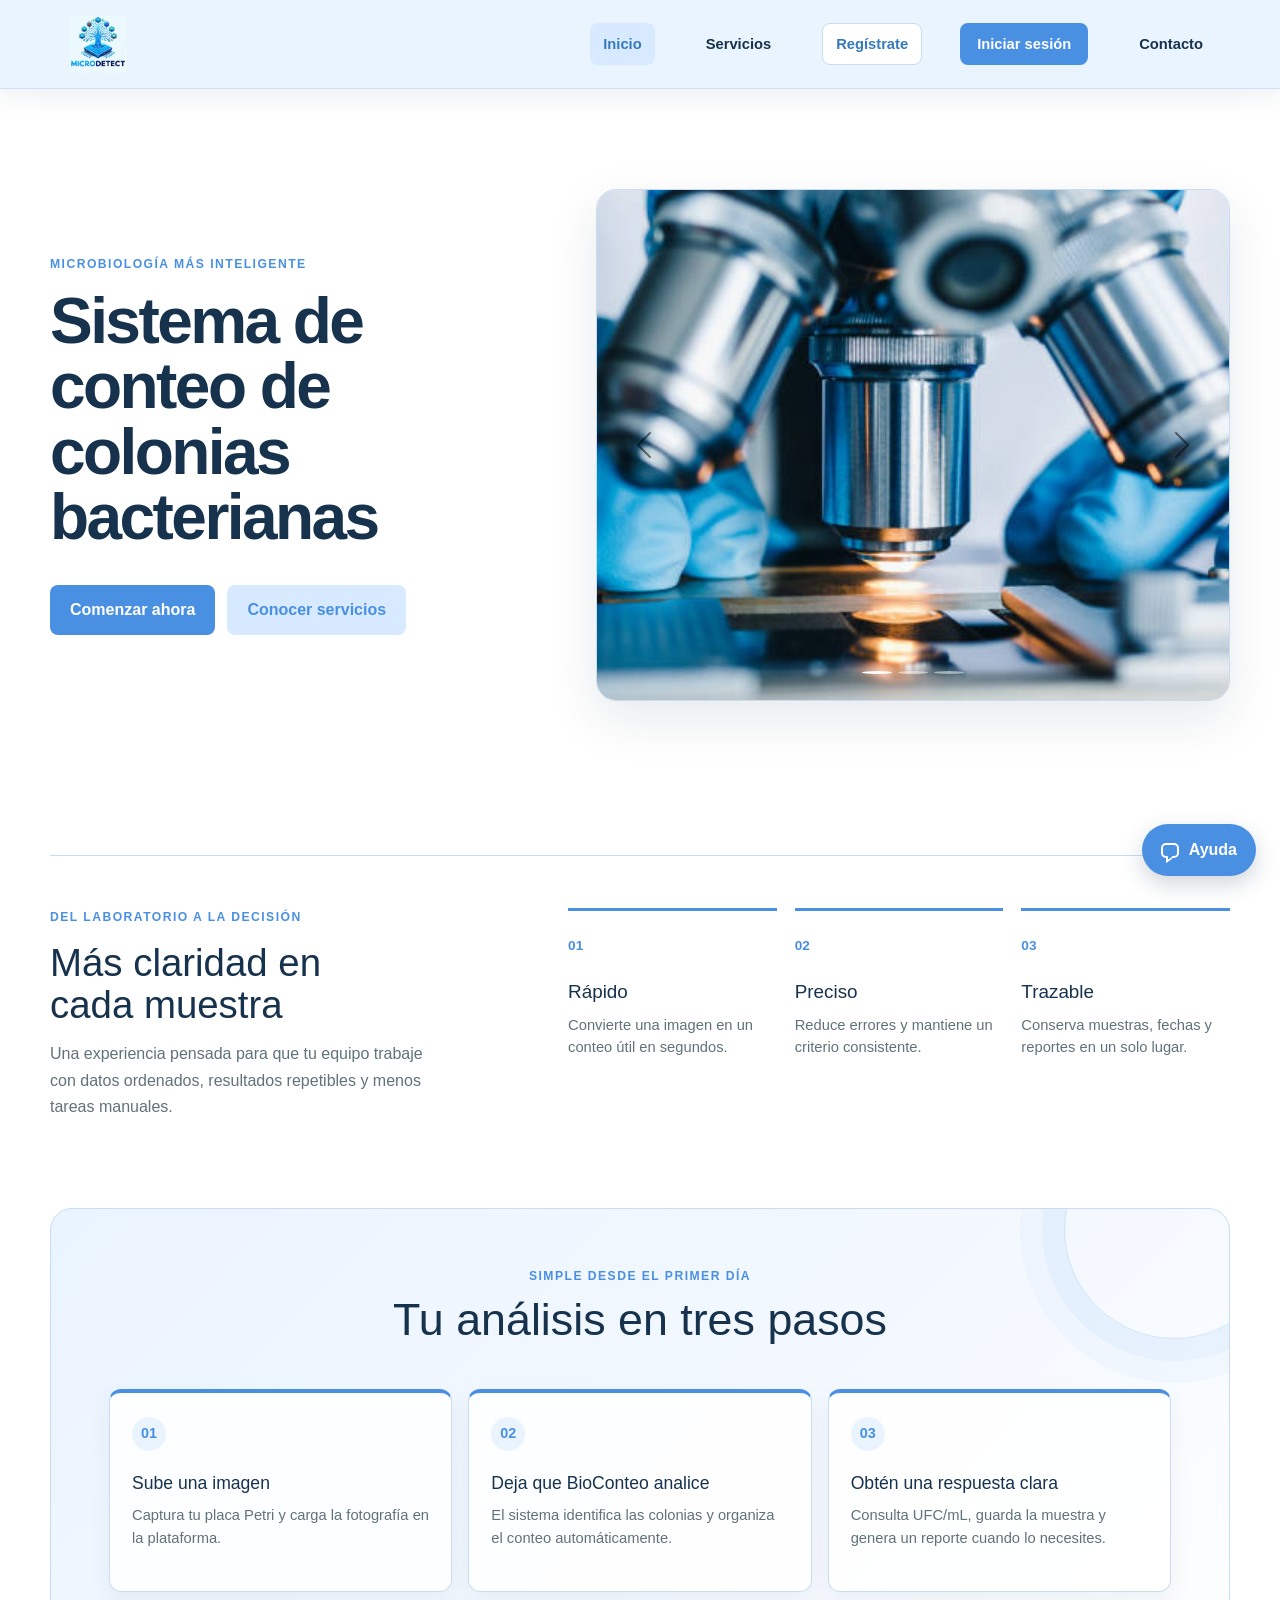
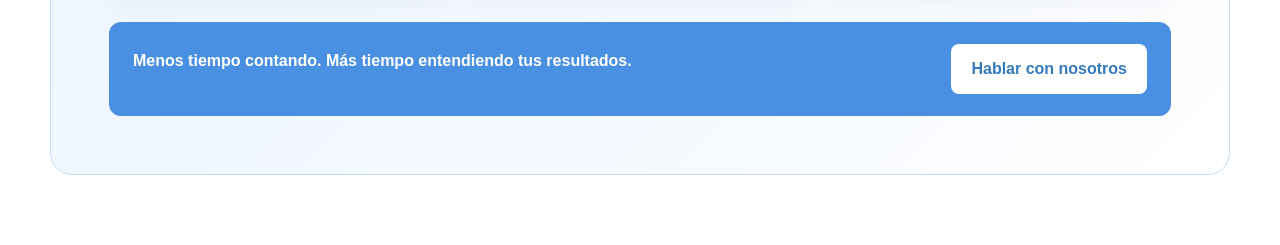
<file: index.html>
﻿<!DOCTYPE html>
<html lang="es">
<head>
    <meta charset="UTF-8" />
    <meta name="viewport" content="width=device-width, initial-scale=1.0" />
    <title>Inicio</title>
    <link rel="stylesheet" href="css/styles.css">
    <script src="navbar.js" defer></script>
    <script src="chatbot.js" defer></script>
    <!-- Bootstrap 5 CSS -->
    <link href="https://cdn.jsdelivr.net/npm/bootstrap@5.3.2/dist/css/bootstrap.min.css" rel="stylesheet">

</head>
<body>
<div id="app">
    <div data-navbar></div>

    <section class="contenedor home-hero">
        <div class="hero-copy">
            <p class="eyebrow">MICROBIOLOGÍA MÁS INTELIGENTE</p>
            <h1 class="titulo">Sistema de conteo de colonias bacterianas</h1>
            <p class="hero-description"></p>
            <div class="hero-actions">
                <a class="hero-button hero-button-primary" href="registro.html">Comenzar ahora</a>
                <a class="hero-button hero-button-secondary" href="servicios.html">Conocer servicios</a>
            </div>
        </div>
 

    <!-- CARRUSEL -->
<div id="bioCarousel" class="carousel slide custom-carousel" data-bs-ride="carousel">

    <!-- Indicadores -->
    <div class="carousel-indicators">
        <button type="button" data-bs-target="#bioCarousel" data-bs-slide-to="0" class="active"></button>
        <button type="button" data-bs-target="#bioCarousel" data-bs-slide-to="1"></button>
        <button type="button" data-bs-target="#bioCarousel" data-bs-slide-to="2"></button>
    </div>

    <!-- Slides -->
    <div class="carousel-inner">
        <div class="carousel-item active">
            <img src="img/ima.jpg" class="d-block w-100" alt="Placa Petri analizada en laboratorio">

        </div>

        <div class="carousel-item">
            <img src="img/ima1.jpg" class="d-block w-100" alt="Análisis microbiológico de una muestra">
        </div>

        <div class="carousel-item">
            <img src="img/ima2.jpg" class="d-block w-100" alt="Registro de resultados de laboratorio">
        </div>
    </div>

    <!-- Controles -->
    <button class="carousel-control-prev" type="button" data-bs-target="#bioCarousel" data-bs-slide="prev">
        <span class="carousel-control-prev-icon"></span>
    </button>

    <button class="carousel-control-next" type="button" data-bs-target="#bioCarousel" data-bs-slide="next">
        <span class="carousel-control-next-icon"></span>
    </button>
</div>
</section>

<div class="home-sections">
<section class="impact-section" aria-label="Beneficios de BioConteo">
    <div class="impact-intro">
        <p class="eyebrow">DEL LABORATORIO A LA DECISIÓN</p>
        <h2>Más claridad en cada muestra</h2>
        <p>Una experiencia pensada para que tu equipo trabaje con datos ordenados, resultados repetibles y menos tareas manuales.</p>
    </div>
    <div class="impact-list">
        <article class="impact-item">
            <strong>01</strong>
            <h3>Rápido</h3>
            <p>Convierte una imagen en un conteo útil en segundos.</p>
        </article>
        <article class="impact-item">
            <strong>02</strong>
            <h3>Preciso</h3>
            <p>Reduce errores y mantiene un criterio consistente.</p>
        </article>
        <article class="impact-item">
            <strong>03</strong>
            <h3>Trazable</h3>
            <p>Conserva muestras, fechas y reportes en un solo lugar.</p>
        </article>
    </div>
</section>

<section class="process-section" aria-label="Cómo funciona BioConteo">
    <div class="process-heading">
        <p class="eyebrow">SIMPLE DESDE EL PRIMER DÍA</p>
        <h2>Tu análisis en tres pasos</h2>
    </div>
    <div class="process-grid">
        <article class="process-step">
            <span class="process-number">01</span>
            <div>
                <h3>Sube una imagen</h3>
                <p>Captura tu placa Petri y carga la fotografía en la plataforma.</p>
            </div>
        </article>
        <article class="process-step">
            <span class="process-number">02</span>
            <div>
                <h3>Deja que BioConteo analice</h3>
                <p>El sistema identifica las colonias y organiza el conteo automáticamente.</p>
            </div>
        </article>
        <article class="process-step">
            <span class="process-number">03</span>
            <div>
                <h3>Obtén una respuesta clara</h3>
                <p>Consulta UFC/mL, guarda la muestra y genera un reporte cuando lo necesites.</p>
            </div>
        </article>
    </div>
    <div class="process-cta">
        <p>Menos tiempo contando. Más tiempo entendiendo tus resultados.</p>
        <a class="hero-button hero-button-secondary" href="contactanos.html">Hablar con nosotros</a>
    </div>
</section>
</div>
</div>

    <!-- Bootstrap JS -->
<script src="https://cdn.jsdelivr.net/npm/bootstrap@5.3.2/dist/js/bootstrap.bundle.min.js"></script>

</body>
</html>
</file>
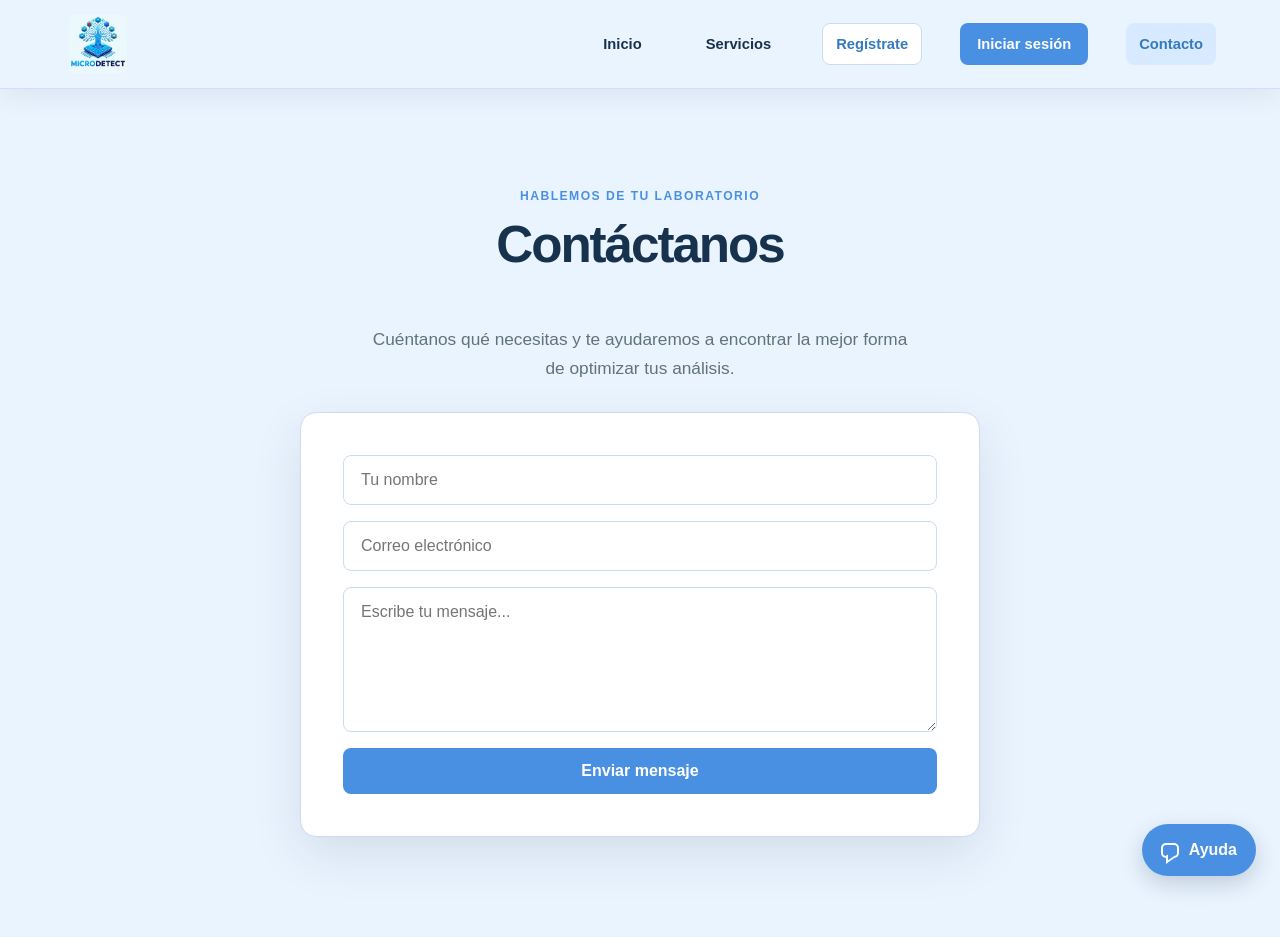
<file: contactanos.html>
<!DOCTYPE html>
<html lang="es">
<head>
    <meta charset="UTF-8">
    <meta name="viewport" content="width=device-width, initial-scale=1.0">
    <title>Contacto</title>
    <link rel="stylesheet" href="css/styles.css">
    <script src="navbar.js" defer></script>
    <script src="chatbot.js" defer></script>
</head>

<body>
    <div data-navbar></div>
    <!-- CONTACTO -->
<section class="contacto-container">
    <p class="eyebrow section-eyebrow">HABLEMOS DE TU LABORATORIO</p>
    <h2 class="titulo">Contáctanos</h2>
    <p class="contact-description">Cuéntanos qué necesitas y te ayudaremos a encontrar la mejor forma de optimizar tus análisis.</p>

    <div class="contacto-card">
        <form>
            <input type="text" placeholder="Tu nombre">
            <input type="email" placeholder="Correo electrónico">
            <textarea placeholder="Escribe tu mensaje..."></textarea>
            <button type="submit">Enviar mensaje</button>
        </form>
    </div>
</section>

 

</body>
</html>
</file>
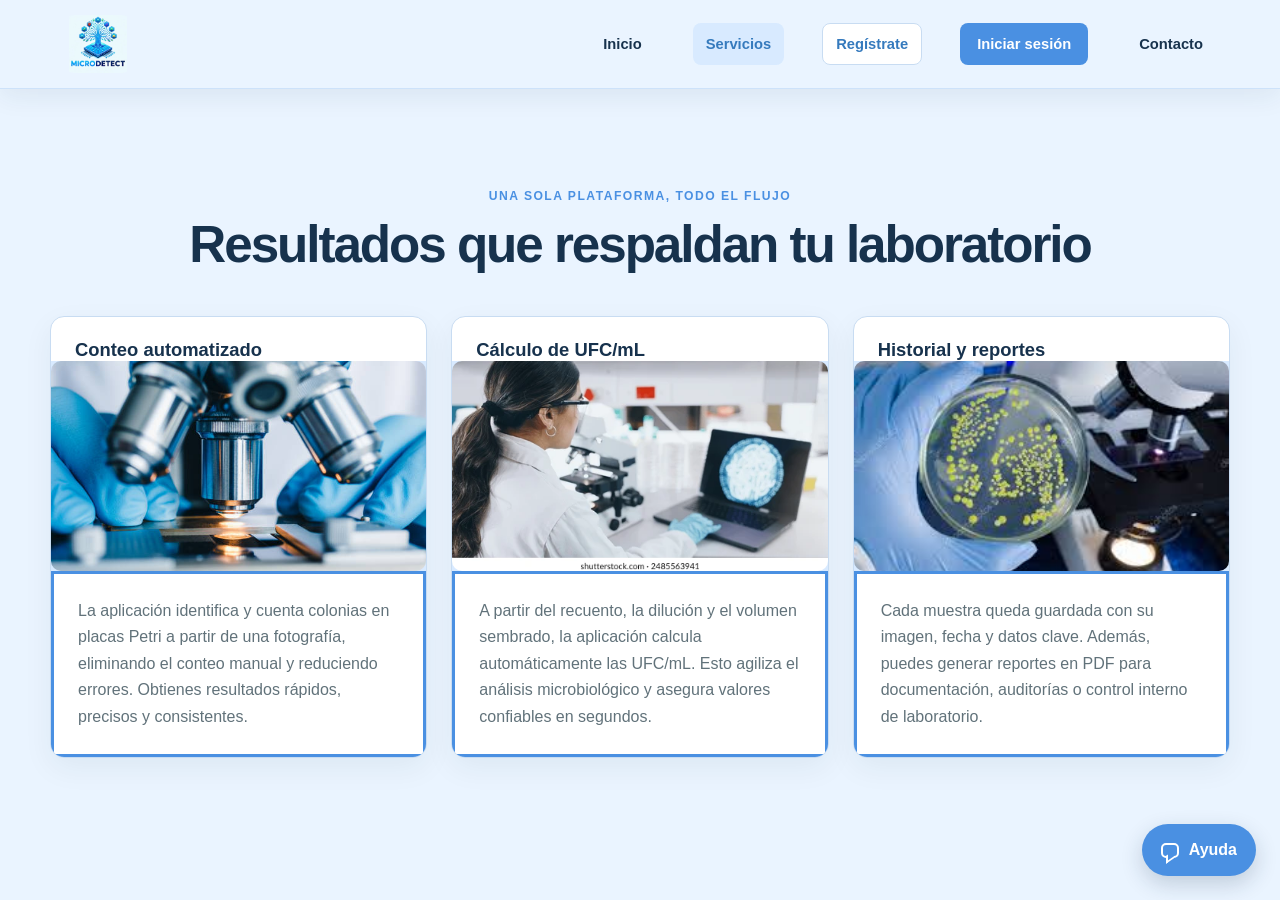
<file: servicios.html>
<!DOCTYPE html>
<html lang="es">
<head>
    <meta charset="UTF-8" />
    <meta name="viewport" content="width=device-width, initial-scale=1.0" />
    <title>Servicios</title>
    <link rel="stylesheet" href="css/styles.css" />
    <script src="navbar.js" defer></script>
    <script src="chatbot.js" defer></script>

</head>
<body>
    <div data-navbar></div>

    <section class="contenedor">
        <p class="eyebrow section-eyebrow">UNA SOLA PLATAFORMA, TODO EL FLUJO</p>
        <h1 class="titulo">Resultados que respaldan tu laboratorio</h1>
        <div class="servicios">
            <div class="card">
                <h2 class="card-title">Conteo automatizado</h2>
                <div class="img-placeholder">
                    <img src="img/ima.jpg" alt="Foto servicio 1" style="width:100%; height:100%; object-fit:cover; border-radius:10px;">
                </div>
                <p>La aplicación identifica y cuenta colonias en placas Petri a partir de una fotografía, eliminando el conteo manual y reduciendo errores. Obtienes resultados rápidos, precisos y consistentes.</p>
            </div>
            <div class="card">
                <h2 class="card-title">Cálculo de UFC/mL</h2>
                <div class="img-placeholder">
                    <img src="img/ima2.jpg" alt="Foto servicio 2" style="width:100%; height:100%; object-fit:cover; border-radius:10px;">
                </div>
                <p>A partir del recuento, la dilución y el volumen sembrado, la aplicación calcula automáticamente las UFC/mL. Esto agiliza el análisis microbiológico y asegura valores confiables en segundos.</p>
            </div>
            <div class="card">
                <h2 class="card-title">Historial y reportes</h2>
                <div class="img-placeholder">
                    <img src="img/ima3.jpeg" alt="Foto servicio 3" style="width:100%; height:100%; object-fit:cover; border-radius:10px;">
                </div>
                <p>Cada muestra queda guardada con su imagen, fecha y datos clave. Además, puedes generar reportes en PDF para documentación, auditorías o control interno de laboratorio.</p>
            </div>
        </div>
    </section>
</body>
</html>
</file>
<file: css/styles.css>
﻿/* FONDO GENERAL PARA TODAS LAS PÁGINAS */
body {
    min-height: 100vh;
    width: 100vw;
    background: #eaf4ff;
    background-attachment: fixed;
}
/* LOGIN FULLPAGE */
.login-fullpage {
    min-height: 100vh;
    width: 100vw;
    display: flex;
    align-items: center;
    justify-content: center;
    background: #eaf4ff;
    padding: 0;
    margin: 0;
}

.login-form-full {
    width: 100%;
    max-width: 420px;
    background: #fff;
    padding: 40px 32px 32px 32px;
    border-radius: 18px;
    box-shadow: 0 4px 24px rgba(0,0,0,0.10);
    display: flex;
    flex-direction: column;
    gap: 10px;
}

.login-form-full .form-label {
    font-weight: 600;
}

.login-form-full .btn-primary {
    background: #4A90E2;
    border: none;
}

.login-form-full .btn-primary:hover {
    background: #357ABD;
}

/* Estilo para tu carrusel */
.custom-carousel {
    width: 100%;
    margin: 30px auto;
    border-radius: 20px;
    overflow: hidden;
    border: 3px solid #4A90E2;
    box-shadow: 0px 5px 15px rgba(74, 144, 226, 0.25);
}

.custom-carousel img {
    height: 450px;
    object-fit: cover;
}

/* Indicadores (dots) */
.carousel-indicators button {
    width: 12px;
    height: 12px;
    background-color: #c5dcf6;
    border-radius: 50%;
}

.carousel-indicators .active {
    background-color: #4A90E2;
}

/* Flechas */
.carousel-control-prev-icon,
.carousel-control-next-icon {
    filter: invert(100%);
    width: 45px;
    height: 45px;
}

/* NAVBAR UNIFICADO */
[data-navbar] {
    position: sticky;
    top: 0;
    z-index: 1000;
}

.main-nav {
    width: 100%;
    background: #4A90E2;
    padding: 10px 25px;
    display: flex;
    align-items: center;
    justify-content: flex-start;
    box-shadow: 0 2px 8px rgba(53, 122, 189, 0.25);
    position: sticky;
    top: 0;
    z-index: 1000;
}

.nav-content {
    display: flex;
    align-items: center;
    width: 100%;
    justify-content: space-between;
}

.main-nav .nav-logo img {
    height: 55px;
    margin-right: 40px;
    border-radius: 6px;

}

.main-nav .nav-menu {
    display: flex;
    gap: 35px;
}

.main-nav .nav-menu a {
    text-decoration: none;
    font-size: 17px;
    font-weight: 600;
    color: #ffffff;
    transition: 0.3s ease;
}

.main-nav .nav-menu a:hover {
    color: #eaf4ff;
    transform: scale(1.05);
}

/* RESPONSIVE*/
@media (max-width: 750px) {
    .main-nav {
        flex-direction: column;
        align-items: center;
        text-align: center;
    }

    .main-nav .nav-logo img {
        margin-bottom: 12px;
    }

}

/* Reset básico */
* {
    margin: 0;
    padding: 0;
    box-sizing: border-box;
    font-family: Arial, sans-serif;
}


/* CONTENEDOR PRINCIPAL */
.contenedor {
    padding: 40px;
}


/* SECCIÓN SERVICIOS */
.servicios {
    display: flex;
    justify-content: space-between;
    margin-top: 40px;
}

.card {
    width: 30%;
    text-align: center;
}

/* Imagen tipo */
.img-placeholder {
    width: 100%;
    height: 180px;
    border: 3px solid #4A90E2;
    border-radius: 10px;
    background: #eee;
    position: relative;
}


/* Cuadros de texto */
.card p {
    margin-top: 20px;
    border: 3px solid #4A90E2;
    padding: 20px;
    line-height: 1.4;
    text-align: left;
}

/* contactanos */
/* CONTENEDOR GENERAL */
.contacto-container {
    width: 100%;
    padding: 60px 20px;
    display: flex;
    flex-direction: column;
    justify-content: center;
    align-items: center;
}

/* TÍTULO CENTRAL */
.titulo {
    font-size: 2.5rem;
    font-weight: bold;
    text-align: center;
    margin-bottom: 35px;
    color: #357ABD;
}

/* TARJETA CENTRAL */
.contacto-card {
    width: 100%;
    max-width: 600px;
    background: #ffffff;
    padding: 35px;
    border-radius: 18px;
    box-shadow: 0 4px 20px rgba(0,0,0,0.1);
}

/* FORMULARIO */
.contacto-card form {
    display: flex;
    flex-direction: column;
    gap: 18px;
}

/* INPUTS */
.contacto-card input,
.contacto-card textarea {
    width: 100%;
    padding: 14px 18px;
    border-radius: 10px;
    border: 2px solid #ccc;
    font-size: 1rem;
    transition: 0.3s ease;
}

/* EFECTO AL CLIC */
.contacto-card input:focus,
.contacto-card textarea:focus {
    border-color: #4A90E2;
    outline: none;
    box-shadow: 0 0 6px rgba(74,144,226,0.4);
}

/* TEXTAREA */
.contacto-card textarea {
    resize: none;
    height: 130px;
}

/* BOTÓN */
.contacto-card button {
    padding: 14px;
    background: #4A90E2;
    color: #fff;
    border: none;
    border-radius: 10px;
    font-size: 1.1rem;
    cursor: pointer;
    transition: 0.3s;
    font-weight: bold;
}

/* Identidad visual BioConteo */
@import url('https://fonts.googleapis.com/css2?family=DM+Sans:wght@400;500;600;700&family=Space+Grotesk:wght@500;600;700&display=swap');

:root {
    --ink: #17324d;
    --muted: #61727a;
    --paper: #eaf4ff;
    --surface: #ffffff;
    --teal: #4A90E2;
    --teal-dark: #357ABD;
    --mint: #d8eaff;
    --coral: #4A90E2;
    --line: #c8dcf2;
    --shadow: 0 18px 50px rgba(23, 43, 54, 0.10);
}

body {
    width: auto;
    color: var(--ink);
    background: var(--paper);
    font-family: 'DM Sans', sans-serif;
}

.main-nav {
    position: relative;
    top: auto;
    z-index: auto;
    width: 100%;
    padding: 15px clamp(20px, 5vw, 72px);
    background: rgba(234, 244, 255, 0.96);
    border-bottom: 1px solid rgba(74, 144, 226, 0.18);
    box-shadow: 0 8px 24px rgba(23, 50, 77, 0.07);
    backdrop-filter: blur(16px);
}

.nav-content {
    display: flex;
    align-items: center;
    justify-content: space-between;
    width: min(1180px, 100%);
    margin: 0 auto;
}

.main-nav .nav-logo img {
    display: block;
    width: 68px;
    height: 58px;
    margin-right: 0;
    object-fit: contain;
    border-radius: 10px;
}

.main-nav .nav-logo {
    display: flex;
    align-items: center;
    gap: 11px;
    color: var(--ink);
    text-decoration: none;
}

.main-nav .nav-menu {
    display: flex;
    align-items: center;
    gap: clamp(18px, 3vw, 38px);
}

.main-nav .nav-menu a {
    display: inline-flex;
    align-items: center;
    min-height: 42px;
    padding: 0 13px;
    border-radius: 8px;
    color: var(--ink);
    font-size: 0.92rem;
    font-weight: 600;
    text-decoration: none;
    transition: color 0.2s ease, background 0.2s ease, transform 0.2s ease;
}

.main-nav .nav-menu a::after {
    display: none;
}

.main-nav .nav-menu a:hover {
    color: var(--teal-dark);
    background: var(--mint);
    transform: translateY(-1px);
}

.main-nav .nav-menu a[aria-current="page"]:not(.nav-login-link) {
    color: var(--teal-dark);
    background: var(--mint);
}

.main-nav .nav-menu .nav-login-link {
    padding: 0 17px;
    color: #ffffff;
    background: var(--teal);
}

.main-nav .nav-menu .nav-register-link {
    color: var(--teal-dark);
    background: #ffffff;
    border: 1px solid var(--line);
}

.main-nav .nav-menu .nav-register-link:hover {
    color: var(--teal-dark);
    background: var(--mint);
    border-color: var(--teal);
}

.main-nav .nav-menu .nav-login-link:hover {
    color: #ffffff;
    background: var(--teal-dark);
}

.contenedor {
    width: min(1180px, calc(100% - 40px));
    margin: 0 auto;
    padding: clamp(54px, 8vw, 100px) 0;
}

.titulo {
    color: var(--ink);
    font-family: 'Space Grotesk', sans-serif;
    font-size: clamp(2rem, 4vw, 3.5rem);
    font-weight: 700;
    letter-spacing: -0.04em;
    text-align: center;
}

.home-hero {
    display: grid;
    grid-template-columns: minmax(0, 0.85fr) minmax(0, 1.15fr);
    align-items: center;
    gap: clamp(34px, 6vw, 82px);
}

.hero-copy {
    padding: 16px 0;
}

.hero-copy .titulo {
    font-size: clamp(2.4rem, 5vw, 4.6rem);
    line-height: 1.02;
    text-align: left;
}

.eyebrow {
    margin-bottom: 16px;
    color: var(--coral);
    font-size: 0.76rem;
    font-weight: 700;
    letter-spacing: 0.12em;
}

.hero-description,
.contact-description {
    max-width: 540px;
    margin-top: 22px;
    color: var(--muted);
    font-size: 1.08rem;
    line-height: 1.65;
}

.hero-actions {
    display: flex;
    flex-wrap: wrap;
    gap: 12px;
    margin-top: 30px;
}

.hero-button {
    padding: 13px 20px;
    border-radius: 8px;
    font-weight: 700;
    text-decoration: none;
    transition: transform 0.2s ease, background 0.2s ease;
}

.hero-button:hover {
    transform: translateY(-2px);
}

.hero-button-primary {
    color: #fff;
    background: var(--teal);
}

.hero-button-primary:hover {
    color: #fff;
    background: var(--teal-dark);
}

.hero-button-secondary {
    color: var(--teal);
    background: var(--mint);
}

.hero-button-secondary:hover {
    color: var(--teal-dark);
    background: #c5dcf6;
}

.custom-carousel {
    width: 100%;
    max-width: 1180px;
    margin: 34px auto 0;
    overflow: hidden;
    border: 1px solid var(--line);
    border-radius: 20px;
    box-shadow: var(--shadow);
}

.home-hero .custom-carousel {
    margin: 0;
}

.home-sections {
    width: min(1180px, calc(100% - 40px));
    margin: 0 auto;
    padding-bottom: 70px;
}

.impact-section {
    display: grid;
    grid-template-columns: minmax(220px, 0.8fr) minmax(0, 1.2fr);
    gap: clamp(30px, 6vw, 80px);
    align-items: start;
    margin-top: 54px;
    padding-top: 52px;
    border-top: 1px solid var(--line);
}

.impact-intro h2 {
    max-width: 360px;
    color: var(--ink);
    font-family: 'Space Grotesk', sans-serif;
    font-size: clamp(1.8rem, 3vw, 2.7rem);
    line-height: 1.08;
}

.impact-intro > p:last-child {
    max-width: 390px;
    margin-top: 16px;
    color: var(--muted);
    line-height: 1.65;
}

.impact-list {
    display: grid;
    grid-template-columns: repeat(3, 1fr);
    gap: 18px;
}

.impact-item {
    padding: 22px 0 0;
    border-top: 3px solid var(--teal);
}

.impact-item strong {
    color: var(--coral);
    font-family: 'Space Grotesk', sans-serif;
    font-size: 0.85rem;
}

.impact-item h3 {
    margin-top: 24px;
    color: var(--ink);
    font-family: 'Space Grotesk', sans-serif;
    font-size: 1.18rem;
}

.impact-item p {
    margin-top: 10px;
    color: var(--muted);
    font-size: 0.92rem;
    line-height: 1.55;
}

.demo-section {
    display: grid;
    grid-template-columns: minmax(0, 0.9fr) minmax(320px, 1.1fr);
    gap: clamp(32px, 7vw, 90px);
    align-items: center;
    margin-top: 92px;
    padding: clamp(30px, 5vw, 58px);
    overflow: hidden;
    background: var(--ink);
    border-radius: 18px;
}

.demo-content h2 {
    max-width: 420px;
    color: #fff;
    font-family: 'Space Grotesk', sans-serif;
    font-size: clamp(1.9rem, 3vw, 3rem);
    line-height: 1.05;
}

.demo-content > p:not(.eyebrow) {
    max-width: 430px;
    margin: 18px 0 28px;
    color: #c4d8ed;
    line-height: 1.65;
}

.demo-calculator {
    padding: clamp(22px, 4vw, 32px);
    background: #fff;
    border-radius: 12px;
}

.demo-calculator-header {
    display: flex;
    align-items: center;
    justify-content: space-between;
    margin-bottom: 26px;
    color: var(--ink);
    font-family: 'Space Grotesk', sans-serif;
    font-weight: 700;
}

.demo-live {
    color: var(--teal);
    font-family: 'DM Sans', sans-serif;
    font-size: 0.78rem;
    font-weight: 700;
}

.demo-live i {
    display: inline-block;
    width: 7px;
    height: 7px;
    margin-right: 5px;
    background: #4A90E2;
    border-radius: 50%;
}

.demo-calculator label {
    display: flex;
    justify-content: space-between;
    margin-top: 17px;
    color: var(--muted);
    font-size: 0.86rem;
    font-weight: 600;
}

.demo-calculator output {
    color: var(--teal);
    font-weight: 700;
}

.demo-calculator input[type='range'] {
    width: 100%;
    accent-color: var(--coral);
}

.demo-result {
    display: flex;
    align-items: end;
    justify-content: space-between;
    gap: 12px;
    margin-top: 26px;
    padding-top: 20px;
    border-top: 1px solid var(--line);
}

.demo-result span {
    color: var(--muted);
    font-size: 0.86rem;
}

.demo-result strong {
    color: var(--teal);
    font-family: 'Space Grotesk', sans-serif;
    font-size: clamp(1.5rem, 3vw, 2.25rem);
    white-space: nowrap;
}

.demo-result small {
    font-family: 'DM Sans', sans-serif;
    font-size: 0.78rem;
}

.process-section {
    position: relative;
    margin-top: 72px;
    padding: clamp(34px, 5vw, 58px);
    overflow: hidden;
    background: linear-gradient(135deg, #eaf4ff 0%, #f5f9ff 64%, #ffffff 100%);
    border: 1px solid var(--line);
    border-radius: 22px;
}

.process-section::after {
    position: absolute;
    top: -90px;
    right: -55px;
    width: 220px;
    height: 220px;
    content: '';
    border: 1px solid rgba(74, 144, 226, 0.22);
    border-radius: 50%;
    box-shadow: 0 0 0 22px rgba(74, 144, 226, 0.06), 0 0 0 44px rgba(74, 144, 226, 0.04);
}

.process-heading {
    display: flex;
    position: relative;
    z-index: 1;
    align-items: center;
    flex-direction: column;
    gap: 10px;
    padding-bottom: 28px;
    text-align: center;
}

.process-heading .eyebrow {
    margin-bottom: 0;
}

.process-heading h2 {
    max-width: 560px;
    color: var(--ink);
    font-family: 'Space Grotesk', sans-serif;
    font-size: clamp(2rem, 3.5vw, 3rem);
    line-height: 1.05;
}

.process-grid {
    position: relative;
    z-index: 1;
    display: grid;
    grid-template-columns: repeat(3, 1fr);
    gap: 16px;
    padding: 10px 0 30px;
}

.process-step {
    display: block;
    min-height: 190px;
    padding: 24px 22px;
    background: rgba(255, 255, 255, 0.86);
    border: 1px solid rgba(200, 220, 242, 0.95);
    border-top: 4px solid var(--teal);
    border-radius: 12px;
    box-shadow: 0 10px 24px rgba(23, 43, 54, 0.05);
    transition: transform 0.2s ease, box-shadow 0.2s ease;
}

.process-step:hover {
    box-shadow: 0 16px 30px rgba(23, 43, 54, 0.11);
    transform: translateY(-4px);
}

.process-number {
    display: grid;
    width: 34px;
    height: 34px;
    margin-bottom: 22px;
    place-items: center;
    color: var(--coral);
    font-family: 'Space Grotesk', sans-serif;
    font-size: 0.9rem;
    font-weight: 700;
    background: #eaf4ff;
    border-radius: 50%;
}

.process-step h3 {
    color: var(--ink);
    font-family: 'Space Grotesk', sans-serif;
    font-size: 1.1rem;
}

.process-step p {
    margin-top: 10px;
    color: var(--muted);
    font-size: 0.92rem;
    line-height: 1.6;
}

.process-cta {
    position: relative;
    z-index: 1;
    display: flex;
    align-items: center;
    justify-content: space-between;
    gap: 20px;
    padding: 22px 24px;
    background: var(--teal);
    border-radius: 12px;
}

.process-cta p {
    color: #fff;
    font-weight: 700;
}

.process-cta .hero-button-secondary {
    color: var(--teal-dark);
    background: #fff;
}

.carousel-caption {
    right: 8%;
    bottom: 26px;
    left: 8%;
    padding: 18px 20px;
    text-align: left;
    background: rgba(23, 43, 54, 0.82);
    border-radius: 10px;
}

.carousel-caption h2 {
    font-family: 'Space Grotesk', sans-serif;
    font-size: 1.3rem;
}

.carousel-caption p {
    margin-top: 4px;
}

.custom-carousel img {
    height: min(55vw, 510px);
    min-height: 280px;
    object-fit: cover;
}

.carousel-indicators button {
    width: 9px;
    height: 9px;
    border: 0;
    border-radius: 50%;
    background-color: #c5dcf6;
}

.carousel-indicators .active {
    background-color: var(--coral);
}

.servicios {
    display: grid;
    grid-template-columns: repeat(3, 1fr);
    gap: 24px;
    margin-top: 42px;
}

.card {
    width: auto;
    overflow: hidden;
    text-align: left;
    background: var(--surface);
    border: 1px solid var(--line);
    border-radius: 14px;
    box-shadow: 0 10px 30px rgba(23, 43, 54, 0.06);
    transition: transform 0.2s ease, box-shadow 0.2s ease;
}

.card:hover {
    box-shadow: var(--shadow);
    transform: translateY(-5px);
}

.img-placeholder {
    width: 100%;
    height: 210px;
    overflow: hidden;
    border: 0;
    border-radius: 0;
    background: var(--mint);
}

.img-placeholder img {
    transition: transform 0.4s ease;
}

.card:hover .img-placeholder img {
    transform: scale(1.04);
}

.card p {
    min-height: 165px;
    margin: 0;
    padding: 24px;
    color: var(--muted);
    line-height: 1.65;
    text-align: left;
}

.card-title {
    padding: 22px 24px 0;
    color: var(--ink);
    font-family: 'Space Grotesk', sans-serif;
    font-size: 1.15rem;
}

.section-eyebrow {
    margin-bottom: 12px;
    text-align: center;
}

.contact-description {
    margin: 16px auto 0;
    text-align: center;
}

.contacto-container {
    display: flex;
    flex-direction: column;
    align-items: center;
    width: min(760px, calc(100% - 40px));
    margin: 0 auto;
    padding: clamp(54px, 8vw, 100px) 0;
}

.contacto-card,
.login-form-full {
    width: 100%;
    background: var(--surface);
    border: 1px solid var(--line);
    border-radius: 16px;
    box-shadow: var(--shadow);
}

.contacto-card {
    max-width: 680px;
    margin-top: 30px;
    padding: clamp(24px, 5vw, 42px);
}

.contacto-card form {
    display: flex;
    flex-direction: column;
    gap: 16px;
}

.contacto-card input,
.contacto-card textarea {
    width: 100%;
    padding: 15px 17px;
    color: var(--ink);
    font: inherit;
    border: 1px solid var(--line);
    border-radius: 8px;
    outline: none;
    transition: border-color 0.2s ease, box-shadow 0.2s ease;
}

.contacto-card input:focus,
.contacto-card textarea:focus {
    border-color: var(--teal);
    box-shadow: 0 0 0 4px rgba(74, 144, 226, 0.16);
}

.contacto-card textarea {
    min-height: 145px;
    resize: vertical;
}

.contacto-card button,
.login-form-full .btn-primary {
    padding: 14px 20px;
    color: #fff;
    font: inherit;
    font-weight: 700;
    background: var(--teal);
    border: 0;
    border-radius: 8px;
    transition: background 0.2s ease, transform 0.2s ease;
}

.contacto-card button:hover,
.login-form-full .btn-primary:hover {
    background: var(--teal-dark);
    transform: translateY(-1px);
}

.login-fullpage {
    min-height: calc(100vh - 79px);
    padding: clamp(40px, 8vw, 90px) 20px;
    background: radial-gradient(circle at top right, var(--mint), transparent 34%), var(--paper);
}

.login-form-full {
    max-width: 460px;
    padding: clamp(26px, 5vw, 42px);
}

.login-form-full h2 {
    color: var(--ink);
    font-family: 'Space Grotesk', sans-serif;
    font-weight: 700;
}

.login-form-full .form-label {
    color: var(--ink);
    font-weight: 600;
}

.login-form-full .form-control:focus {
    border-color: var(--teal);
    box-shadow: 0 0 0 4px rgba(74, 144, 226, 0.16);
}

.login-form-full a {
    color: var(--teal);
    font-weight: 600;
}

.login-fullpage:has(.welcome-panel:not([hidden])) {
    align-items: center;
    justify-content: center;
    padding: clamp(42px, 7vw, 78px) 20px;
    background: radial-gradient(circle at 12% 18%, rgba(74, 144, 226, 0.12), transparent 22%), radial-gradient(circle at 88% 82%, var(--mint), transparent 28%), var(--paper);
}

.welcome-panel {
    position: relative;
    width: min(860px, 100%);
    padding: clamp(30px, 6vw, 58px);
    overflow: hidden;
    text-align: center;
    color: var(--ink);
    background: rgba(255, 255, 255, 0.94);
    border: 1px solid var(--line);
    border-radius: 24px;
    box-shadow: 0 24px 70px rgba(23, 43, 54, 0.14);
    animation: welcome-in 0.5s ease both;
}

.welcome-panel::before {
    position: absolute;
    top: 0;
    right: 0;
    left: 0;
    height: 5px;
    content: '';
    background: linear-gradient(90deg, var(--teal), var(--coral));
}

.welcome-mark {
    display: grid;
    width: 58px;
    height: 58px;
    margin: 0 auto 24px;
    place-items: center;
    color: #fff;
    background: var(--teal);
    border-radius: 50%;
    box-shadow: 0 0 0 9px var(--mint);
}

.welcome-mark svg {
    width: 30px;
    height: 30px;
}

.welcome-panel .eyebrow {
    margin-bottom: 12px;
    color: var(--teal);
    font-size: 0.76rem;
    font-weight: 700;
    letter-spacing: 0.12em;
}

.welcome-panel h1 {
    max-width: 700px;
    margin: 0 auto 14px;
    font-family: 'Space Grotesk', sans-serif;
    font-size: clamp(2rem, 5vw, 3.5rem);
    line-height: 1.05;
}

.welcome-copy {
    max-width: 580px;
    margin: 0 auto 38px;
    color: var(--muted);
    font-size: 1.08rem;
    line-height: 1.65;
}

.welcome-features {
    display: grid;
    grid-template-columns: repeat(3, 1fr);
    gap: 14px;
}

.welcome-feature {
    display: flex;
    min-height: 126px;
    gap: 12px;
    padding: 20px 18px;
    text-align: left;
    background: #f5f9ff;
    border: 1px solid var(--line);
    border-radius: 14px;
    transition: transform 0.2s ease, border-color 0.2s ease, box-shadow 0.2s ease;
}

.welcome-feature:hover {
    border-color: rgba(74, 144, 226, 0.35);
    box-shadow: 0 10px 24px rgba(23, 43, 54, 0.08);
    transform: translateY(-3px);
}

.welcome-feature > span {
    color: var(--coral);
    font-family: 'Space Grotesk', sans-serif;
    font-size: 0.85rem;
    font-weight: 700;
}

.welcome-feature strong,
.welcome-feature small {
    display: block;
}

.welcome-feature strong {
    margin-bottom: 5px;
    font-size: 0.92rem;
}

.welcome-feature small {
    color: var(--muted);
    font-size: 0.78rem;
    line-height: 1.45;
}

.welcome-actions {
    display: flex;
    flex-wrap: wrap;
    align-items: center;
    justify-content: center;
    gap: 18px;
    margin-top: 36px;
}

.welcome-primary,
.welcome-secondary {
    display: inline-flex;
    align-items: center;
    gap: 15px;
    padding: 14px 21px;
    border-radius: 8px;
    font-weight: 700;
    text-decoration: none;
}

.welcome-primary {
    color: #fff !important;
    background: var(--teal);
}

.welcome-primary:hover {
    background: var(--teal-dark);
}

.welcome-primary span {
    font-size: 1.3rem;
    line-height: 1;
}

.welcome-secondary {
    color: var(--teal) !important;
    border: 1px solid var(--line);
    background: var(--surface);
}

@keyframes welcome-in {
    from { opacity: 0; transform: translateY(14px); }
    to { opacity: 1; transform: translateY(0); }
}

@media (max-width: 750px) {
    .main-nav {
        padding: 13px 18px;
    }

    .nav-content {
        align-items: center;
        flex-direction: column;
        gap: 10px;
    }

    .main-nav .nav-logo img {
        width: 58px;
        height: 50px;
    }

    .main-nav .nav-menu {
        flex-wrap: wrap;
        justify-content: center;
        gap: 4px;
    }

    .main-nav .nav-menu a {
        min-height: 38px;
        padding: 0 10px;
        font-size: 0.82rem;
    }

    .welcome-features {
        grid-template-columns: 1fr;
        gap: 18px;
    }

    .welcome-panel h1 {
        font-size: 2.25rem;
    }

    .welcome-panel {
        padding: 42px 20px 28px;
        border-radius: 18px;
    }

    .welcome-copy {
        font-size: 1rem;
    }

    .welcome-feature {
        min-height: auto;
    }

    .servicios {
        grid-template-columns: 1fr;
    }

    .home-hero {
        grid-template-columns: 1fr;
        gap: 34px;
    }

    .hero-copy .titulo {
        text-align: center;
    }

    .hero-description {
        margin-right: auto;
        margin-left: auto;
        text-align: center;
    }

    .hero-actions {
        justify-content: center;
    }

    .home-hero .custom-carousel {
        margin: 0 auto;
    }

    .impact-section {
        grid-template-columns: 1fr;
        margin-top: 64px;
    }

    .impact-list {
        grid-template-columns: 1fr;
        gap: 24px;
    }

    .impact-item {
        padding-top: 16px;
    }

    .impact-item h3 {
        margin-top: 14px;
    }

    .demo-section {
        grid-template-columns: 1fr;
        margin-top: 64px;
        padding: 26px 20px;
    }

    .demo-result {
        align-items: flex-start;
        flex-direction: column;
    }

    .process-section {
        margin-top: 64px;
        padding: 28px 18px;
    }

    .process-heading {
        align-items: center;
    }

    .process-grid {
        grid-template-columns: 1fr;
        gap: 0;
    }

    .process-step,
    .process-step:last-child {
        min-height: auto;
        padding: 22px 18px;
        border-right: 0;
        border-bottom: 0;
    }

    .process-step:last-child {
        border-bottom: 0;
    }

    .process-cta {
        align-items: flex-start;
        flex-direction: column;
    }

    .card p {
        min-height: 0;
    }
}

.site-chatbot {
    position: fixed;
    right: 24px;
    bottom: 24px;
    z-index: 1100;
    font-family: 'DM Sans', sans-serif;
}

.chat-launcher {
    display: inline-flex;
    align-items: center;
    gap: 10px;
    min-height: 52px;
    padding: 0 19px;
    color: #ffffff;
    font: inherit;
    font-weight: 700;
    background: var(--teal);
    border: 0;
    border-radius: 28px;
    box-shadow: 0 8px 22px rgba(23, 50, 77, 0.2);
    cursor: pointer;
    transition: background 0.2s ease, transform 0.2s ease;
}

.chat-launcher:hover {
    background: var(--teal-dark);
    transform: translateY(-2px);
}

.chat-launcher-icon {
    position: relative;
    width: 18px;
    height: 15px;
    border: 2px solid currentColor;
    border-radius: 5px;
}

.chat-launcher-icon::after {
    position: absolute;
    bottom: -5px;
    left: 3px;
    width: 6px;
    height: 6px;
    content: '';
    background: var(--teal);
    border-bottom: 2px solid currentColor;
    border-left: 2px solid currentColor;
    transform: skewY(-35deg);
}

.chat-launcher:hover .chat-launcher-icon::after {
    background: var(--teal-dark);
}

.chat-panel {
    position: absolute;
    right: 0;
    bottom: 66px;
    display: flex;
    flex-direction: column;
    width: min(370px, calc(100vw - 32px));
    height: min(520px, calc(100vh - 112px));
    overflow: hidden;
    background: var(--surface);
    border: 1px solid var(--line);
    border-radius: 10px;
    box-shadow: 0 18px 50px rgba(23, 43, 54, 0.2);
}

.chat-panel[hidden] {
    display: none;
}

.chat-header {
    display: flex;
    align-items: center;
    justify-content: space-between;
    gap: 16px;
    padding: 17px 18px;
    color: #ffffff;
    background: var(--teal);
}

.chat-header h2 {
    margin: 0;
    font-family: 'Space Grotesk', sans-serif;
    font-size: 1rem;
    font-weight: 700;
}

.chat-header p {
    margin: 3px 0 0;
    color: rgba(255, 255, 255, 0.82);
    font-size: 0.78rem;
}

.chat-close {
    display: grid;
    width: 34px;
    height: 34px;
    place-items: center;
    color: #ffffff;
    font-size: 1.5rem;
    line-height: 1;
    background: transparent;
    border: 0;
    border-radius: 6px;
    cursor: pointer;
}

.chat-close:hover {
    background: rgba(255, 255, 255, 0.16);
}

.chat-messages {
    display: flex;
    flex: 1;
    flex-direction: column;
    gap: 10px;
    min-height: 0;
    padding: 18px 14px;
    overflow-y: auto;
    background: #f7faff;
}

.chat-message {
    max-width: 88%;
    padding: 11px 13px;
    border-radius: 10px;
    font-size: 0.9rem;
    line-height: 1.5;
    overflow-wrap: anywhere;
}

.chat-message-bot {
    align-self: flex-start;
    color: var(--ink);
    background: var(--mint);
    border-bottom-left-radius: 3px;
}

.chat-message-user {
    align-self: flex-end;
    color: #ffffff;
    background: var(--teal);
    border-bottom-right-radius: 3px;
}

.chat-message-link {
    display: inline-block;
    margin-top: 7px;
    color: var(--teal-dark);
    font-weight: 700;
    text-decoration: underline;
    text-underline-offset: 2px;
}

.chat-suggestions {
    display: flex;
    flex-wrap: wrap;
    gap: 7px;
    padding: 0 14px 12px;
    background: #f7faff;
}

.chat-suggestions button {
    padding: 7px 10px;
    color: var(--teal-dark);
    font: inherit;
    font-size: 0.76rem;
    font-weight: 600;
    background: #ffffff;
    border: 1px solid var(--line);
    border-radius: 16px;
    cursor: pointer;
}

.chat-suggestions button:hover {
    background: var(--mint);
}

.chat-form {
    display: flex;
    gap: 8px;
    padding: 12px;
    background: #ffffff;
    border-top: 1px solid var(--line);
}

.chat-form input {
    flex: 1;
    min-width: 0;
    padding: 10px 12px;
    color: var(--ink);
    font: inherit;
    font-size: 0.9rem;
    border: 1px solid var(--line);
    border-radius: 7px;
    outline: none;
}

.chat-form input:focus {
    border-color: var(--teal);
    box-shadow: 0 0 0 3px rgba(74, 144, 226, 0.14);
}

.chat-form button {
    min-width: 78px;
    padding: 0 13px;
    color: #ffffff;
    font: inherit;
    font-size: 0.86rem;
    font-weight: 700;
    background: var(--teal);
    border: 0;
    border-radius: 7px;
    cursor: pointer;
}

.chat-form button:hover {
    background: var(--teal-dark);
}

.chat-note {
    margin: 0;
    padding: 0 14px 11px;
    color: var(--muted);
    font-size: 0.7rem;
    text-align: center;
    background: #ffffff;
}

@media (max-width: 520px) {
    .site-chatbot {
        right: 14px;
        bottom: 14px;
    }

    .chat-panel {
        right: -2px;
        bottom: 62px;
        width: calc(100vw - 24px);
        height: min(500px, calc(100dvh - 94px));
    }
}
</file>
